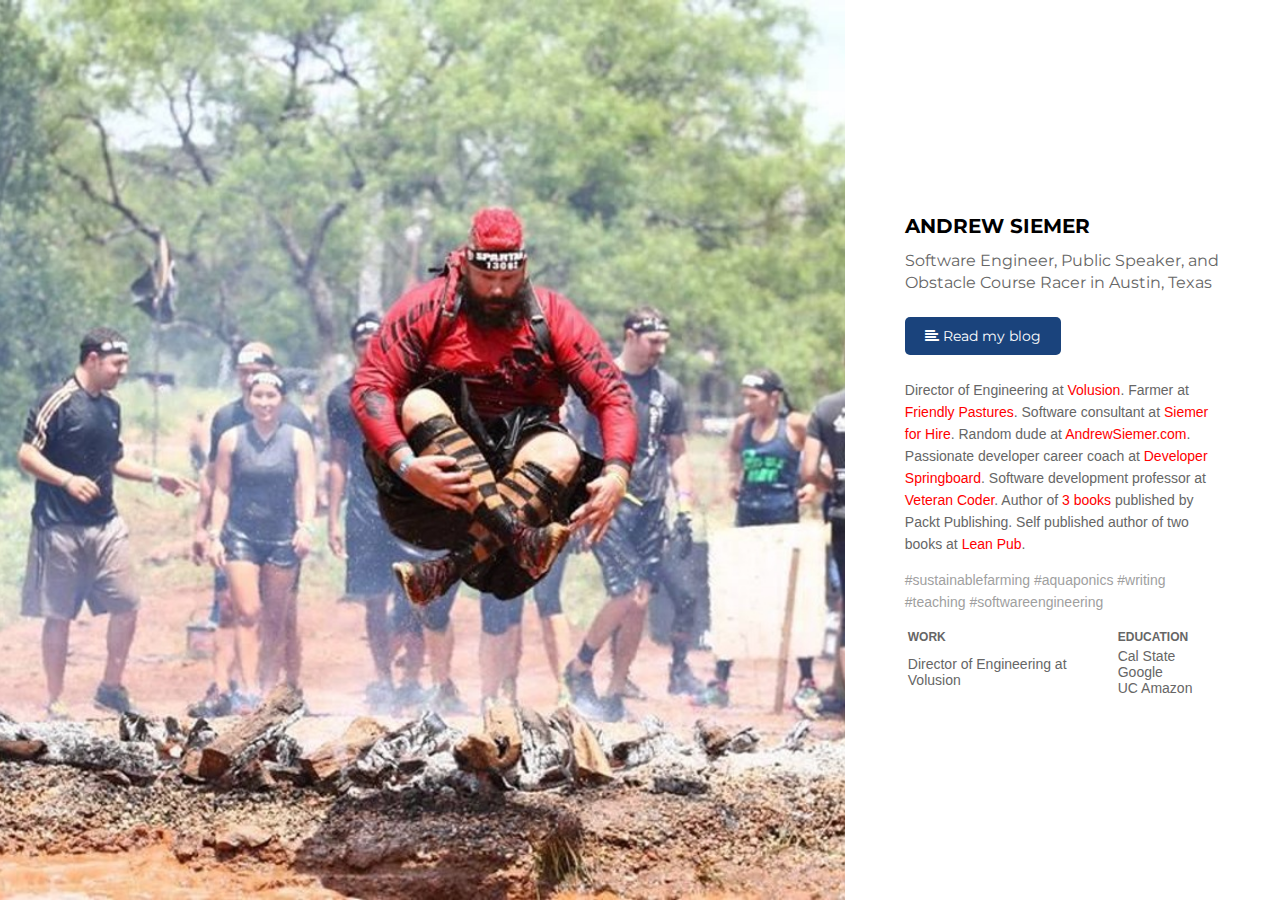
<file: index.html>
<html>
    <head>
        <title>My example profile site</title>
        <link rel="stylesheet" href="font-awesome/css/font-awesome.min.css">
        <link rel="stylesheet" type="text/css" href="styles.css">
    </head>
    <body>
        <div id="profile-image"></div>
        <div class="profile-information-container">
            <div id="profile-information">
                <h1>ANDREW SIEMER</h1>
                <h2>Software Engineer, Public Speaker, and Obstacle Course Racer in Austin, Texas</h2>

                <div class="spotlight">
                    <a class="button-blue" href="http://www.lostechies.com/andrewsiemer">
                    <i class="fa fa-align-left" aria-hidden="true"></i> Read my blog</a>
                </div>
                <p>
                    Director of Engineering at <a href="http://www.volusion.com">Volusion</a>.  
                    Farmer at <a href="http://www.friendlypastures.com">Friendly Pastures</a>. 
                    Software consultant at <a href="http://www.siemerforhire.com">Siemer for Hire</a>. 
                    Random dude at <a href="http://www.andrewsiemer.com">AndrewSiemer.com</a>. 
                    Passionate developer career coach at <a href="http://www.developerspringboard.com">Developer Springboard</a>.  
                    Software development professor at <a href="http://www.veterancoder.com">Veteran Coder</a>.  
                    Author of <a href="https://www.amazon.com/s/ref=dp_byline_sr_book_1?ie=UTF8&text=Andrew+Siemer&search-alias=books&field-author=Andrew+Siemer&sort=relevancerank">3 books</a> published by Packt Publishing.  
                    Self published author of two books at <a href="https://leanpub.com/u/andrewsiemer">Lean Pub</a>.
                </p>

                <p class="tags">
                    #sustainablefarming #aquaponics #writing #teaching #softwareengineering
                </p>

                <table class="work-education">
                    <tr>
                        <th>WORK</th>
                        <th>EDUCATION</th>
                    </tr>
                    <tr>
                        <td class="work">Director of Engineering at Volusion</td>
                        <td class="school">Cal State Google<BR>UC Amazon</td>
                    </tr>
                </table>
            </div>
        </div>
    </body>
</html>
</file>
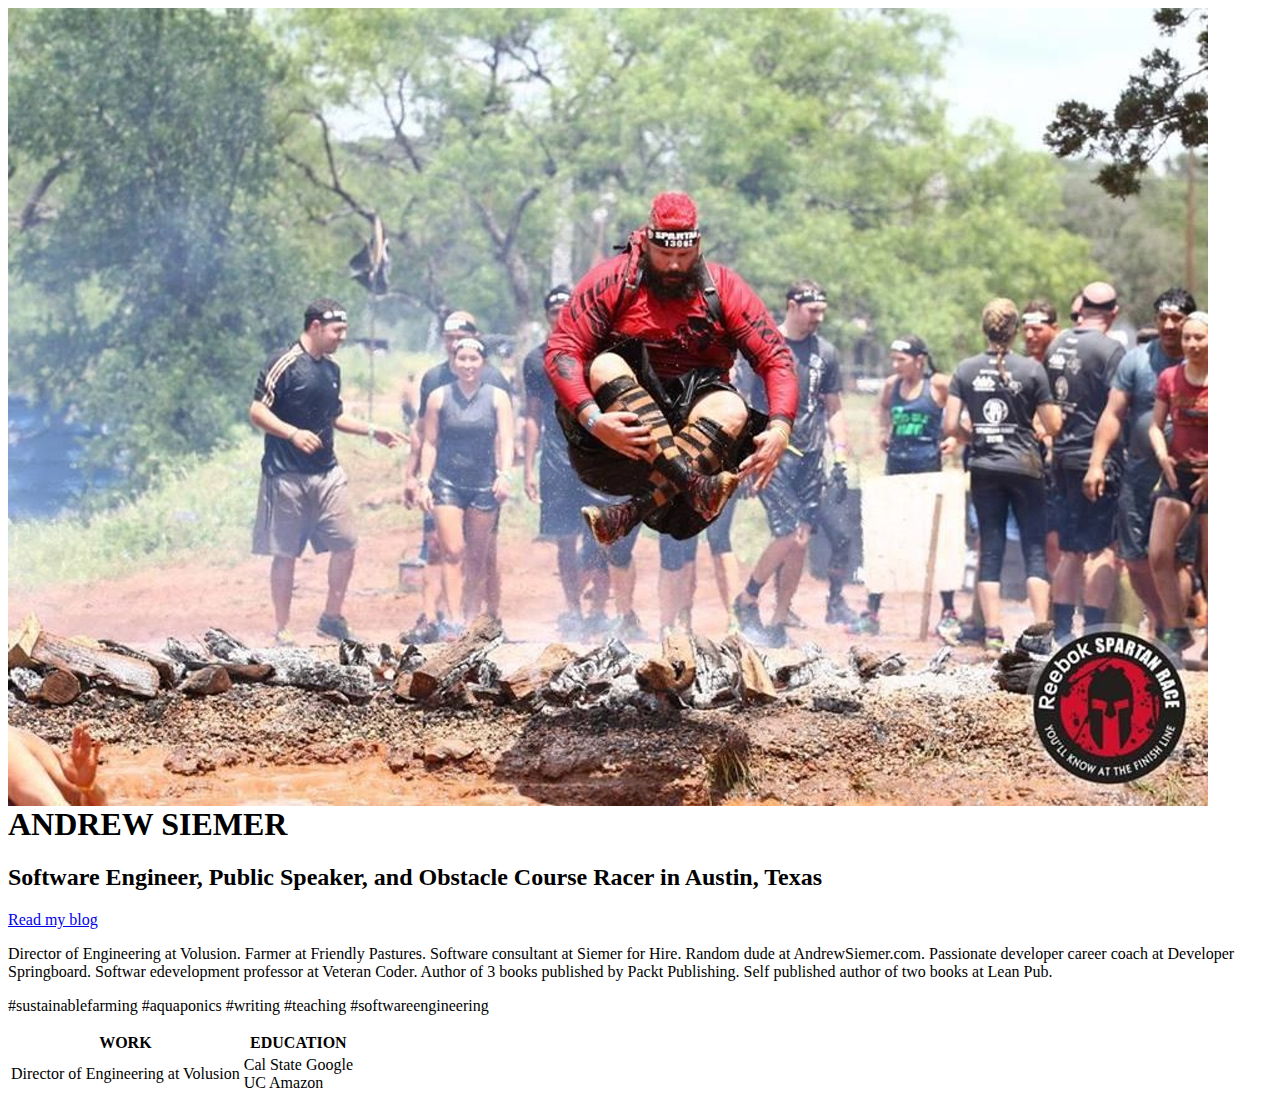
<file: profile-site.html>
<html>
    <head>
        <title>My example profile site</title>
    </head>
    <body>
        <div style="float:left;padding-right:10px;">
            <img src="andrewsiemer.jpg" />
        </div>
        <div>
            <h1>ANDREW SIEMER</h1>
            <h2>Software Engineer, Public Speaker, and Obstacle Course Racer in Austin, Texas</h2>

            <a href="http://www.lostechies.com/andrewsiemer">Read my blog</a>

            <p>
                Director of Engineering at Volusion.  Farmer at Friendly Pastures. Software consultant at Siemer for Hire. Random dude at AndrewSiemer.com. Passionate developer career coach at Developer Springboard.  Softwar edevelopment professor at Veteran Coder.  Author of 3 books published by Packt Publishing.  Self published author of two books at Lean Pub.
            </p>

            <p>
                #sustainablefarming #aquaponics #writing #teaching #softwareengineering
            </p>

            <table>
                <tr>
                    <th>WORK</th>
                    <th>EDUCATION</th>
                </tr>
                <tr>
                    <td>Director of Engineering at Volusion</td>
                    <td>Cal State Google<BR>UC Amazon</td>
                </tr>
            </table>
        </div>
    </body>
</html>
</file>
<file: styles.css>
@import url('https://fonts.googleapis.com/css?family=Montserrat:400,700');

body{
    font-family: 'Montserrat', sans-serif;
    height: 100%;
    min-height: 100%;
    margin:0px;
    padding:0px;
    font-style: normal;
    font-weight: 400;
}

h1 {
    font-color:#000000;
    font-family: 'Montserrat', sans-serif;
    font-size:20px;
    font-style: bold;
    font-weight: 700;
}

h2 {
    font-size:16px;
    font-family: 'Montserrat', sans-serif;
    color: #666666;
    font-style: normal;
    font-weight: 400;
}

a {
    text-decoration: none;
    color: red;
}

a:hover {
    text-decoration:underline;
}

.spotlight {
    margin-top: 30px;
    margin-bottom: 30px;
}

.button-blue {
    border-radius: 5px;
    background-color:#1a437c;
    font-family: 'Montserrat', sans-serif;
    color: #ffffff;
    padding: 10px;
    padding-left: 20px;
    padding-right: 20px;
    line-height: 25px;
    width: 30%;
    text-align:center;
}

#profile-image {
    float:left;
    margin:0px;
    padding:0px;
    background: url('andrewsiemer.jpg');
    background-size:cover;
    background-position: center;
    height:100%;
    width:66%;
}

.profile-information-container {
    display: flex;
    align-items: center;
    height: 100%;
}

#profile-information {
    padding-left:60px;
    padding-right:60px;
    width:100%;
    flex-direction: column;

    font-size: 14px;
    font-style: normal;
    font-family: sans-serif;
    line-height: 22px;
    font-weight: normal;
    color: #666666;
}

#profile-information h1 {
    color: #000000;
    font-weight: 700;
    font-style: bold;
}

.tags {
    font-size: 14px;
    font-style: normal;
    color: #9f9f9f; 
    font-family: sans-serif;
}

.work-education{
    color: #666666;
    font-size: 14px;
}

.work-education th {
    font-size: 12px;
    font-weight: bold;
    text-align: left;
}

.work{
    padding-right:20px;
}
</file>
